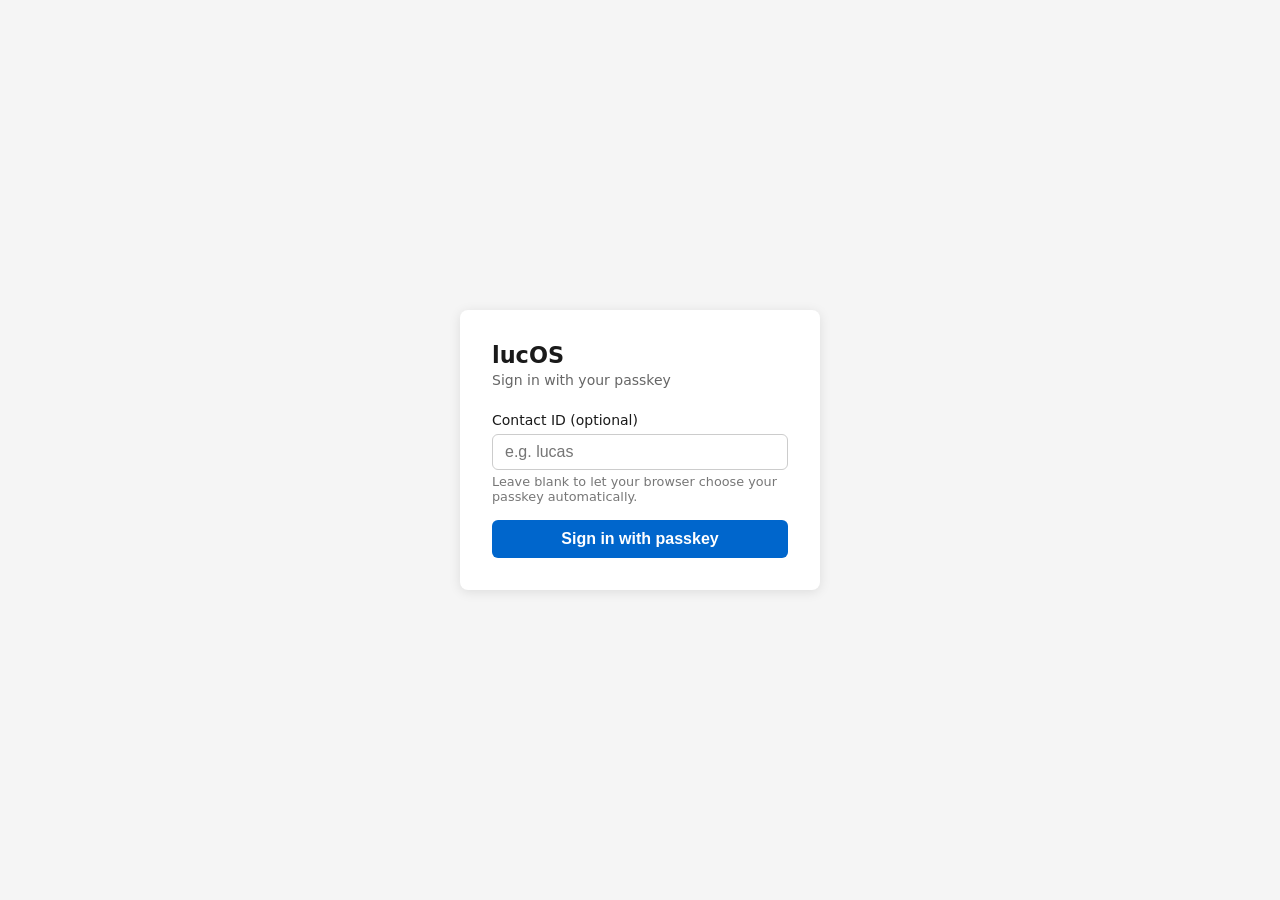
<file: static/login.html>
<!DOCTYPE html>
<html lang="en">
<head>
  <meta charset="UTF-8">
  <meta name="viewport" content="width=device-width, initial-scale=1">
  <title>Sign in — lucOS</title>
  <link rel="icon" type="image/svg+xml" href="/favicon.svg">
  <style>
    *, *::before, *::after { box-sizing: border-box; margin: 0; padding: 0; }
    body {
      font-family: system-ui, -apple-system, sans-serif;
      background: #f5f5f5;
      min-height: 100vh;
      display: flex;
      align-items: center;
      justify-content: center;
      color: #1a1a1a;
    }
    .card {
      background: #fff;
      border-radius: 8px;
      box-shadow: 0 2px 12px rgba(0,0,0,.1);
      padding: 2rem;
      width: 100%;
      max-width: 360px;
    }
    h1 { font-size: 1.4rem; margin-bottom: .25rem; }
    .subtitle { color: #666; font-size: .875rem; margin-bottom: 1.5rem; }
    label { display: block; font-size: .875rem; font-weight: 500; margin-bottom: .375rem; }
    input[type="text"] {
      display: block;
      width: 100%;
      padding: .5rem .75rem;
      font-size: 1rem;
      border: 1px solid #ccc;
      border-radius: 6px;
      outline: none;
      transition: border-color .15s;
      margin-bottom: 1rem;
    }
    input[type="text"]:focus { border-color: #0066cc; }
    button {
      display: block;
      width: 100%;
      padding: .625rem;
      font-size: 1rem;
      font-weight: 600;
      background: #0066cc;
      color: #fff;
      border: none;
      border-radius: 6px;
      cursor: pointer;
      transition: background .15s;
    }
    button:hover { background: #0052a3; }
    button[aria-disabled="true"] { background: #aaa; cursor: default; pointer-events: none; }
    .error {
      background: #fff0f0;
      border: 1px solid #f5c6cb;
      border-radius: 6px;
      padding: .625rem .75rem;
      font-size: .875rem;
      color: #c00;
      margin-top: .75rem;
    }
    .error[hidden] { display: none; }
    .hint {
      font-size: .8rem;
      color: #777;
      margin-top: -.75rem;
      margin-bottom: 1rem;
    }
  </style>
</head>
<body>
  <div class="card">
    <h1>lucOS</h1>
    <p class="subtitle">Sign in with your passkey</p>
    <form id="loginForm" novalidate>
      <label for="contactId">Contact ID (optional)</label>
      <input type="text" id="contactId" name="contact_id"
             placeholder="e.g. lucas" autocomplete="username webauthn">
      <p class="hint" id="contactIdHint">Leave blank to let your browser choose your passkey automatically.</p>
      <button type="submit" id="submitBtn">Sign in with passkey</button>
    </form>
    <div class="error" id="errorBox" role="alert" tabindex="-1" hidden></div>
  </div>

  <script>
    // ── Base64url helpers ──────────────────────────────────────────────────────

    function b64urlToBytes(b64url) {
      let b64 = b64url.replace(/-/g, '+').replace(/_/g, '/');
      while (b64.length % 4) b64 += '=';
      const bin = atob(b64);
      const bytes = new Uint8Array(bin.length);
      for (let i = 0; i < bin.length; i++) bytes[i] = bin.charCodeAt(i);
      return bytes;
    }

    function bytesToB64url(buffer) {
      const bytes = new Uint8Array(buffer);
      let bin = '';
      for (const b of bytes) bin += String.fromCharCode(b);
      return btoa(bin).replace(/\+/g, '-').replace(/\//g, '_').replace(/=/g, '');
    }

    // ── Options / assertion helpers ────────────────────────────────────────────

    // Convert server's base64url challenge and allowCredentials ids to ArrayBuffers.
    function decodeCredentialRequestOptions(opts) {
      if (opts.publicKey.challenge) {
        opts.publicKey.challenge = b64urlToBytes(opts.publicKey.challenge);
      }
      if (opts.publicKey.allowCredentials) {
        opts.publicKey.allowCredentials = opts.publicKey.allowCredentials.map(c => ({
          ...c,
          id: b64urlToBytes(c.id),
        }));
      }
      return opts.publicKey;
    }

    // Encode a PublicKeyCredential assertion for the server.
    function encodeAssertion(cred) {
      const resp = cred.response;
      return {
        id: cred.id,
        rawId: bytesToB64url(cred.rawId),
        type: cred.type,
        response: {
          authenticatorData: bytesToB64url(resp.authenticatorData),
          clientDataJSON:    bytesToB64url(resp.clientDataJSON),
          signature:         bytesToB64url(resp.signature),
          userHandle:        resp.userHandle ? bytesToB64url(resp.userHandle) : null,
        },
      };
    }

    // ── UI helpers ─────────────────────────────────────────────────────────────

    const errorBox = document.getElementById('errorBox');
    const btn      = document.getElementById('submitBtn');

    function showError(msg) {
      errorBox.textContent = msg;
      errorBox.hidden = false;
      errorBox.focus(); // moves focus to the error so keyboard / screen-reader users are notified
    }

    function clearError() {
      errorBox.hidden = true;
      errorBox.textContent = '';
    }

    function setPending(yes) {
      // aria-disabled keeps the button in the tab order (unlike `disabled`).
      btn.setAttribute('aria-disabled', yes ? 'true' : 'false');
      btn.textContent = yes ? 'Waiting for passkey…' : 'Sign in with passkey';
    }

    // Redirect to ?next= only if it is a same-origin path.
    function safeRedirect() {
      const next = new URLSearchParams(window.location.search).get('next');
      if (next) {
        try {
          const url = new URL(next, window.location.origin);
          if (url.origin === window.location.origin) {
            window.location.href = url.href;
            return;
          }
        } catch (_) {}
      }
      window.location.href = '/';
    }

    // ── Core authentication flow ───────────────────────────────────────────────

    async function authenticate(contactId) {
      clearError();
      setPending(true);

      try {
        const beginResp = await fetch('/auth/login/begin', {
          method: 'POST',
          headers: { 'Content-Type': 'application/json' },
          body: JSON.stringify({ contact_id: contactId }),
        });
        if (!beginResp.ok) {
          if (beginResp.status === 404) {
            showError('No passkey registered for this contact ID. Check the ID and try again.');
          } else {
            showError('Could not start sign-in. Try again, or come back later.');
          }
          return;
        }

        const publicKey = decodeCredentialRequestOptions(await beginResp.json());
        let assertion;
        try {
          assertion = await navigator.credentials.get({ publicKey });
        } catch (err) {
          if (err.name === 'NotAllowedError') {
            showError('Sign-in cancelled. Try again when you\'re ready.');
          } else {
            showError('Couldn\'t get passkey. Try a different device, or try again.');
          }
          return;
        }

        const finishResp = await fetch('/auth/login/finish?contact_id=' + encodeURIComponent(contactId), {
          method: 'POST',
          headers: { 'Content-Type': 'application/json' },
          body: JSON.stringify(encodeAssertion(assertion)),
        });
        if (!finishResp.ok) {
          if (finishResp.status === 403) {
            showError('Sign-in refused for security reasons. Contact the administrator if this is unexpected.');
          } else {
            showError('Passkey verification failed. Try a different device, or try again.');
          }
          return;
        }

        safeRedirect();
      } catch (_) {
        showError('Something went wrong. Try again, or come back later.');
      } finally {
        setPending(false);
      }
    }

    // ── Discoverable login (button-triggered, no contact ID required) ─────────
    //
    // When the user clicks "Sign in with passkey" without entering a Contact ID
    // the browser presents a picker of all passkeys registered for l42.eu.
    // The server identifies the principal from the assertion's userHandle
    // (set at registration time as the internal principal ID).

    async function authenticateDiscoverable() {
      clearError();
      setPending(true);

      try {
        const beginResp = await fetch('/auth/login/begin', {
          method: 'POST',
          headers: { 'Content-Type': 'application/json' },
          body: JSON.stringify({ contact_id: '' }),
        });
        if (!beginResp.ok) {
          showError('Could not start sign-in. Try again, or come back later.');
          return;
        }

        const data = await beginResp.json();
        const sessionId = data.aithne_session;
        const publicKey = decodeCredentialRequestOptions(data);

        let assertion;
        try {
          assertion = await navigator.credentials.get({ publicKey });
        } catch (err) {
          if (err.name === 'NotAllowedError') {
            showError('Sign-in cancelled. Try again when you\'re ready.');
          } else {
            showError('Couldn\'t get passkey. Try a different device, or try again.');
          }
          return;
        }

        const url = '/auth/login/finish' + (sessionId ? '?session=' + encodeURIComponent(sessionId) : '');
        const finishResp = await fetch(url, {
          method: 'POST',
          headers: { 'Content-Type': 'application/json' },
          body: JSON.stringify(encodeAssertion(assertion)),
        });
        if (!finishResp.ok) {
          if (finishResp.status === 403) {
            showError('Sign-in refused for security reasons. Contact the administrator if this is unexpected.');
          } else {
            showError('Passkey verification failed. Try a different device, or try again.');
          }
          return;
        }

        safeRedirect();
      } catch (_) {
        showError('Something went wrong. Try again, or come back later.');
      } finally {
        setPending(false);
      }
    }

    // ── Conditional mediation (passkey autofill) ───────────────────────────────
    //
    // Modern browsers (Chrome 108+, Safari 16+, Firefox 119+) will show passkey
    // suggestions in the autofill dropdown when the contact-ID input is focused,
    // driven by autocomplete="username webauthn" on the input element.
    // The conditional request must be started before the user interacts.
    // Uses the same discoverable login backend path as authenticateDiscoverable()
    // above (empty contact_id → session token → finish by userHandle).

    let conditionalAbort = null;

    async function startConditional() {
      if (
        !window.PublicKeyCredential ||
        typeof PublicKeyCredential.isConditionalMediationAvailable !== 'function'
      ) return;
      const available = await PublicKeyCredential.isConditionalMediationAvailable().catch(() => false);
      if (!available) return;

      conditionalAbort = new AbortController();
      try {
        const beginResp = await fetch('/auth/login/begin', {
          method: 'POST',
          headers: { 'Content-Type': 'application/json' },
          body: JSON.stringify({ contact_id: '' }),
          signal: conditionalAbort.signal,
        });
        if (!beginResp.ok) return; // silently skip if server rejects empty contact_id

        const data = await beginResp.json();
        const sessionId = data.aithne_session; // server-issued token to correlate begin/finish
        const publicKey = decodeCredentialRequestOptions(data);
        const assertion = await navigator.credentials.get({
          publicKey,
          mediation: 'conditional',
          signal: conditionalAbort.signal,
        });

        // Pass the session token so the server can match the begin session and
        // identify the principal from the assertion's userHandle.
        const url = '/auth/login/finish' + (sessionId ? '?session=' + encodeURIComponent(sessionId) : '');
        const finishResp = await fetch(url, {
          method: 'POST',
          headers: { 'Content-Type': 'application/json' },
          body: JSON.stringify(encodeAssertion(assertion)),
        });
        if (finishResp.ok) safeRedirect();
        else showError('Sign-in failed. Try entering your contact ID and clicking the button.');
      } catch (err) {
        if (err.name !== 'AbortError') {
          // Conditional failures are silent — user can still use the button path.
        }
      }
    }

    // ── Event binding ──────────────────────────────────────────────────────────

    document.getElementById('loginForm').addEventListener('submit', async function(e) {
      e.preventDefault();
      if (conditionalAbort) { conditionalAbort.abort(); conditionalAbort = null; }

      const contactId = document.getElementById('contactId').value.trim();
      if (contactId) {
        await authenticate(contactId);
      } else {
        await authenticateDiscoverable();
      }
    });

    startConditional();
  </script>
</body>
</html>
</file>
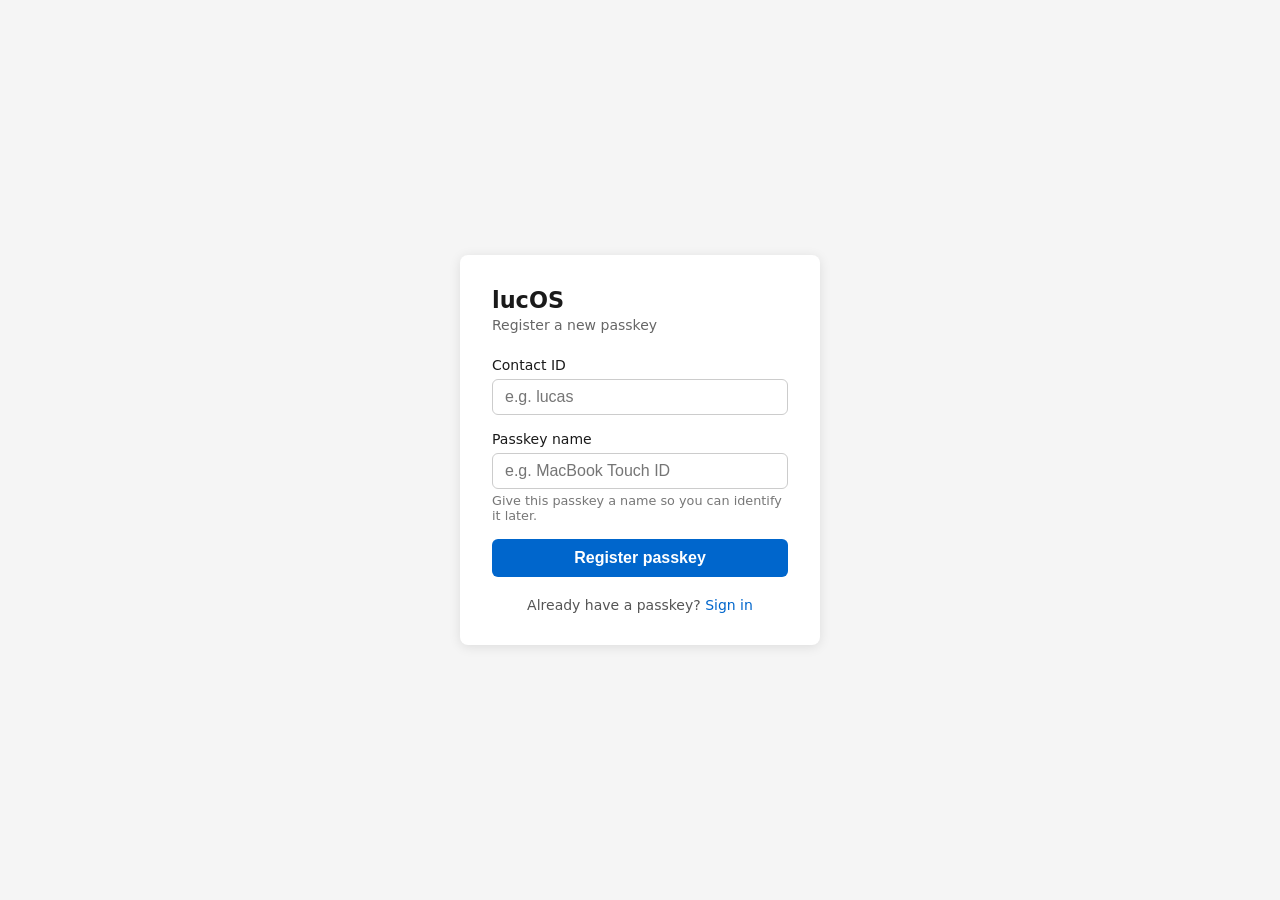
<file: static/register.html>
<!DOCTYPE html>
<html lang="en">
<head>
  <meta charset="UTF-8">
  <meta name="viewport" content="width=device-width, initial-scale=1">
  <title>Register passkey — lucOS</title>
  <style>
    *, *::before, *::after { box-sizing: border-box; margin: 0; padding: 0; }
    body {
      font-family: system-ui, -apple-system, sans-serif;
      background: #f5f5f5;
      min-height: 100vh;
      display: flex;
      align-items: center;
      justify-content: center;
      color: #1a1a1a;
    }
    .card {
      background: #fff;
      border-radius: 8px;
      box-shadow: 0 2px 12px rgba(0,0,0,.1);
      padding: 2rem;
      width: 100%;
      max-width: 360px;
    }
    h1 { font-size: 1.4rem; margin-bottom: .25rem; }
    .subtitle { color: #666; font-size: .875rem; margin-bottom: 1.5rem; }
    label { display: block; font-size: .875rem; font-weight: 500; margin-bottom: .375rem; }
    input[type="text"] {
      display: block;
      width: 100%;
      padding: .5rem .75rem;
      font-size: 1rem;
      border: 1px solid #ccc;
      border-radius: 6px;
      outline: none;
      transition: border-color .15s;
      margin-bottom: 1rem;
    }
    input[type="text"]:focus { border-color: #0066cc; }
    button {
      display: block;
      width: 100%;
      padding: .625rem;
      font-size: 1rem;
      font-weight: 600;
      background: #0066cc;
      color: #fff;
      border: none;
      border-radius: 6px;
      cursor: pointer;
      transition: background .15s;
    }
    button:hover { background: #0052a3; }
    button[aria-disabled="true"] { background: #aaa; cursor: default; pointer-events: none; }
    .error {
      background: #fff0f0;
      border: 1px solid #f5c6cb;
      border-radius: 6px;
      padding: .625rem .75rem;
      font-size: .875rem;
      color: #c00;
      margin-top: .75rem;
    }
    .error[hidden] { display: none; }
    .hint {
      font-size: .8rem;
      color: #777;
      margin-top: -.75rem;
      margin-bottom: 1rem;
    }
    .signin-link {
      text-align: center;
      margin-top: 1.25rem;
      font-size: .875rem;
      color: #555;
    }
    .signin-link a { color: #0066cc; text-decoration: none; }
    .signin-link a:hover { text-decoration: underline; }
  </style>
</head>
<body>
  <div class="card">
    <h1>lucOS</h1>
    <p class="subtitle">Register a new passkey</p>
    <form id="registerForm" novalidate>
      <label for="contactId">Contact ID</label>
      <input type="text" id="contactId" name="contact_id"
             placeholder="e.g. lucas" autocomplete="username" required>
      <label for="label">Passkey name</label>
      <input type="text" id="label" name="label"
             placeholder="e.g. MacBook Touch ID" autocomplete="off"
             aria-describedby="labelHint">
      <p class="hint" id="labelHint">Give this passkey a name so you can identify it later.</p>
      <button type="submit" id="submitBtn">Register passkey</button>
    </form>
    <div class="error" id="errorBox" role="alert" tabindex="-1" hidden></div>
    <p class="signin-link">Already have a passkey? <a href="/auth/login">Sign in</a></p>
  </div>

  <script>
    function b64urlToBytes(b64url) {
      let b64 = b64url.replace(/-/g, '+').replace(/_/g, '/');
      while (b64.length % 4) b64 += '=';
      const bin = atob(b64);
      const bytes = new Uint8Array(bin.length);
      for (let i = 0; i < bin.length; i++) bytes[i] = bin.charCodeAt(i);
      return bytes;
    }

    function bytesToB64url(buffer) {
      const bytes = new Uint8Array(buffer);
      let bin = '';
      for (const b of bytes) bin += String.fromCharCode(b);
      return btoa(bin).replace(/\+/g, '-').replace(/\//g, '_').replace(/=/g, '');
    }

    // Convert server's base64url challenge/user.id to ArrayBuffers.
    function decodeCredentialCreationOptions(opts) {
      const pk = opts.publicKey;
      if (pk.challenge) pk.challenge = b64urlToBytes(pk.challenge);
      if (pk.user && pk.user.id) pk.user.id = b64urlToBytes(pk.user.id);
      if (pk.excludeCredentials) {
        pk.excludeCredentials = pk.excludeCredentials.map(c => ({
          ...c,
          id: b64urlToBytes(c.id),
        }));
      }
      return pk;
    }

    // Encode a new PublicKeyCredential for sending to the server.
    function encodeAttestation(cred) {
      const resp = cred.response;
      return {
        id: cred.id,
        rawId: bytesToB64url(cred.rawId),
        type: cred.type,
        response: {
          attestationObject: bytesToB64url(resp.attestationObject),
          clientDataJSON:    bytesToB64url(resp.clientDataJSON),
        },
        transports: resp.getTransports ? resp.getTransports() : [],
      };
    }

    const errorBox = document.getElementById('errorBox');
    const btn      = document.getElementById('submitBtn');

    function showError(msg) {
      errorBox.textContent = msg;
      errorBox.hidden = false;
      errorBox.focus(); // moves focus to the error so keyboard / screen-reader users are notified
    }

    function clearError() {
      errorBox.hidden = true;
      errorBox.textContent = '';
    }

    function setPending(yes) {
      btn.setAttribute('aria-disabled', yes ? 'true' : 'false');
      btn.textContent = yes ? 'Creating passkey…' : 'Register passkey';
    }

    document.getElementById('registerForm').addEventListener('submit', async function(e) {
      e.preventDefault();
      clearError();

      const contactId = document.getElementById('contactId').value.trim();
      const label = document.getElementById('label').value.trim();
      if (!contactId) { showError('Enter your contact ID.'); return; }

      setPending(true);

      try {
        // Step 1: get registration options from server.
        const beginResp = await fetch('/auth/register/begin', {
          method: 'POST',
          headers: { 'Content-Type': 'application/json' },
          body: JSON.stringify({ contact_id: contactId, label }),
        });
        if (!beginResp.ok) {
          showError('Could not start registration. Try again, or come back later.');
          return;
        }
        const publicKey = decodeCredentialCreationOptions(await beginResp.json());

        // Step 2: invoke the browser passkey registration prompt.
        let attestation;
        try {
          attestation = await navigator.credentials.create({ publicKey });
        } catch (err) {
          if (err.name === 'NotAllowedError') {
            showError('Passkey not created — cancelled. Try again when you\'re ready.');
          } else if (err.name === 'InvalidStateError') {
            showError('A passkey for this account already exists on this device.');
          } else {
            showError('Couldn\'t create passkey. Try a different device, or try again.');
          }
          return;
        }

        // Step 3: send the new credential to the server.
        const params = new URLSearchParams({
          contact_id: contactId,
          label: label || 'passkey',
        });
        const finishResp = await fetch('/auth/register/finish?' + params, {
          method: 'POST',
          headers: { 'Content-Type': 'application/json' },
          body: JSON.stringify(encodeAttestation(attestation)),
        });
        if (!finishResp.ok) {
          showError('Registration failed. Try again, or contact the administrator.');
          return;
        }

        // Success — go to login page.
        window.location.href = '/auth/login';
      } catch (_) {
        showError('Something went wrong. Try again, or come back later.');
      } finally {
        setPending(false);
      }
    });
  </script>
</body>
</html>
</file>
